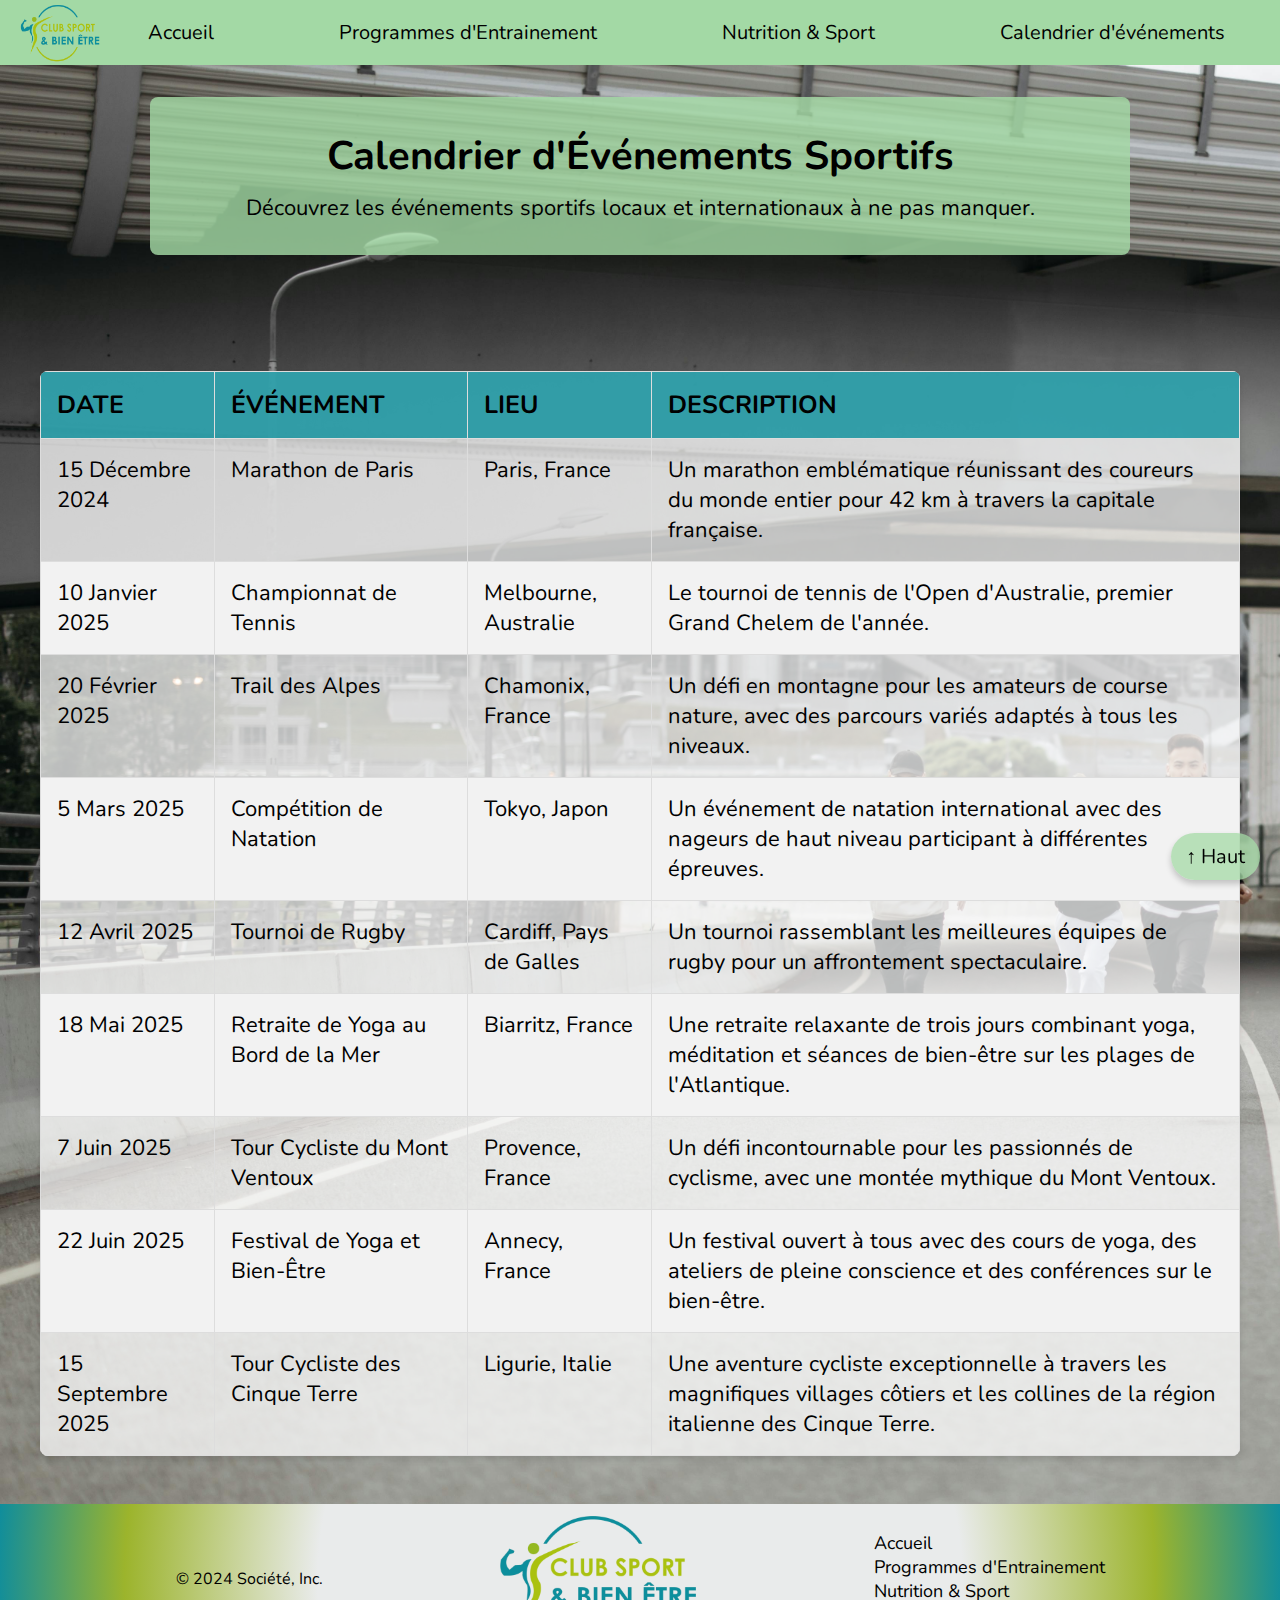
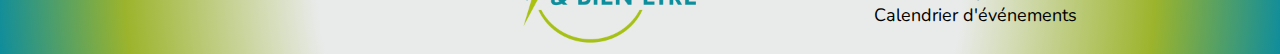
<file: calendrier-d'événements.html>
<!DOCTYPE html>
<html lang="en">
  <head>
    <link rel="preconnect" href="https://fonts.googleapis.com/" />
    <link rel="preconnect" href="https://fonts.gstatic.com/" crossorigin />
    <link
      href="https://fonts.googleapis.com/css2?family=Nunito:ital,wght@0,200..1000;1,200..1000&display=swap"
      rel="stylesheet"
    />
    <meta charset="UTF-8" />
    <meta name="viewport" content="width=device-width, initial-scale=1.0" />
    <link rel="stylesheet" href="calendrier-d'événements.css" />
    <link
      href="logo-club-sport-et-bien-etre.png"
      rel="shortcut icon"
      type="image/x-icon"
    />
    <title>Calendrier d'événement</title>
  </head>
  <body>
    <!-- Ancre en haut de la page -->
    <div id="top">top</div>

    <header>
      <div class="navbar">
        <img
          class="logo"
          src="logo-club-sport-et-bien-etre.png"
          alt="logo-club-sport-et-bien-etre"
        />

        <input type="checkbox" id="toggle-menu" class="toggle-menu" />
        <label for="toggle-menu" class="burger">
          <span class="bar"></span>
          <span class="bar"></span>
          <span class="bar"></span>
        </label>

        <div class="menu">
          <a href="index.html">Accueil</a>
          <a href="programmes-d'entrainement.html">Programmes d'Entrainement</a>
          <a href="nutrition-&-sport.html">Nutrition & Sport</a>
          <a href="calendrier-d'événements.html">Calendrier d'événements</a>
        </div>
      </div>
    </header>

    <header class="header">
      <h1>Calendrier d'Événements Sportifs</h1>

      <p>
        Découvrez les événements sportifs locaux et internationaux à ne pas
        manquer.
      </p>
    </header>

    <main class="container">
      <table class="event-table">
        <thead>
          <tr>
            <th>Date</th>

            <th>Événement</th>

            <th>Lieu</th>

            <th>Description</th>
          </tr>
        </thead>

        <tbody>
          <tr>
            <td>15 Décembre 2024</td>

            <td>Marathon de Paris</td>

            <td>Paris, France</td>

            <td>
              Un marathon emblématique réunissant des coureurs du monde entier
              pour 42 km à travers la capitale française.
            </td>
          </tr>

          <tr>
            <td>10 Janvier 2025</td>

            <td>Championnat de Tennis</td>

            <td>Melbourne, Australie</td>

            <td>
              Le tournoi de tennis de l'Open d'Australie, premier Grand Chelem
              de l'année.
            </td>
          </tr>

          <tr>
            <td>20 Février 2025</td>

            <td>Trail des Alpes</td>

            <td>Chamonix, France</td>

            <td>
              Un défi en montagne pour les amateurs de course nature, avec des
              parcours variés adaptés à tous les niveaux.
            </td>
          </tr>

          <tr>
            <td>5 Mars 2025</td>

            <td>Compétition de Natation</td>

            <td>Tokyo, Japon</td>

            <td>
              Un événement de natation international avec des nageurs de haut
              niveau participant à différentes épreuves.
            </td>
          </tr>

          <tr>
            <td>12 Avril 2025</td>

            <td>Tournoi de Rugby</td>

            <td>Cardiff, Pays de Galles</td>

            <td>
              Un tournoi rassemblant les meilleures équipes de rugby pour un
              affrontement spectaculaire.
            </td>
          </tr>

          <tr>
            <td>18 Mai 2025</td>

            <td>Retraite de Yoga au Bord de la Mer</td>

            <td>Biarritz, France</td>

            <td>
              Une retraite relaxante de trois jours combinant yoga, méditation
              et séances de bien-être sur les plages de l'Atlantique.
            </td>
          </tr>

          <tr>
            <td>7 Juin 2025</td>

            <td>Tour Cycliste du Mont Ventoux</td>

            <td>Provence, France</td>

            <td>
              Un défi incontournable pour les passionnés de cyclisme, avec une
              montée mythique du Mont Ventoux.
            </td>
          </tr>

          <tr>
            <td>22 Juin 2025</td>

            <td>Festival de Yoga et Bien-Être</td>

            <td>Annecy, France</td>

            <td>
              Un festival ouvert à tous avec des cours de yoga, des ateliers de
              pleine conscience et des conférences sur le bien-être.
            </td>
          </tr>

          <tr>
            <td>15 Septembre 2025</td>

            <td>Tour Cycliste des Cinque Terre</td>

            <td>Ligurie, Italie</td>

            <td>
              Une aventure cycliste exceptionnelle à travers les magnifiques
              villages côtiers et les collines de la région italienne des Cinque
              Terre.
            </td>
          </tr>
        </tbody>
      </table>
    </main>

    <footer id="footer">
      <div>
        <p>© 2024 Société, Inc.</p>
      </div>
      <img
        src="logo-club-sport-et-bien-etre.png"
        loading="lazy"
        alt="Club Sport & Bien Etre"
        class="image"
      />
      <div class="liensfooter">
        <a href="index.html">Accueil</a>

        <a href="programmes-d'entrainement.html">Programmes d'Entrainement</a>

        <a href="nutrition-&-sport.html">Nutrition & Sport</a>

        <a href="calendrier-d'événements.html">Calendrier d'événements</a>
      </div>
    </footer>

    <!-- Lien pour remonter en haut -->

    <a href="#top" class="back-to-top">↑ Haut</a>
  </body>
</html>
</file>
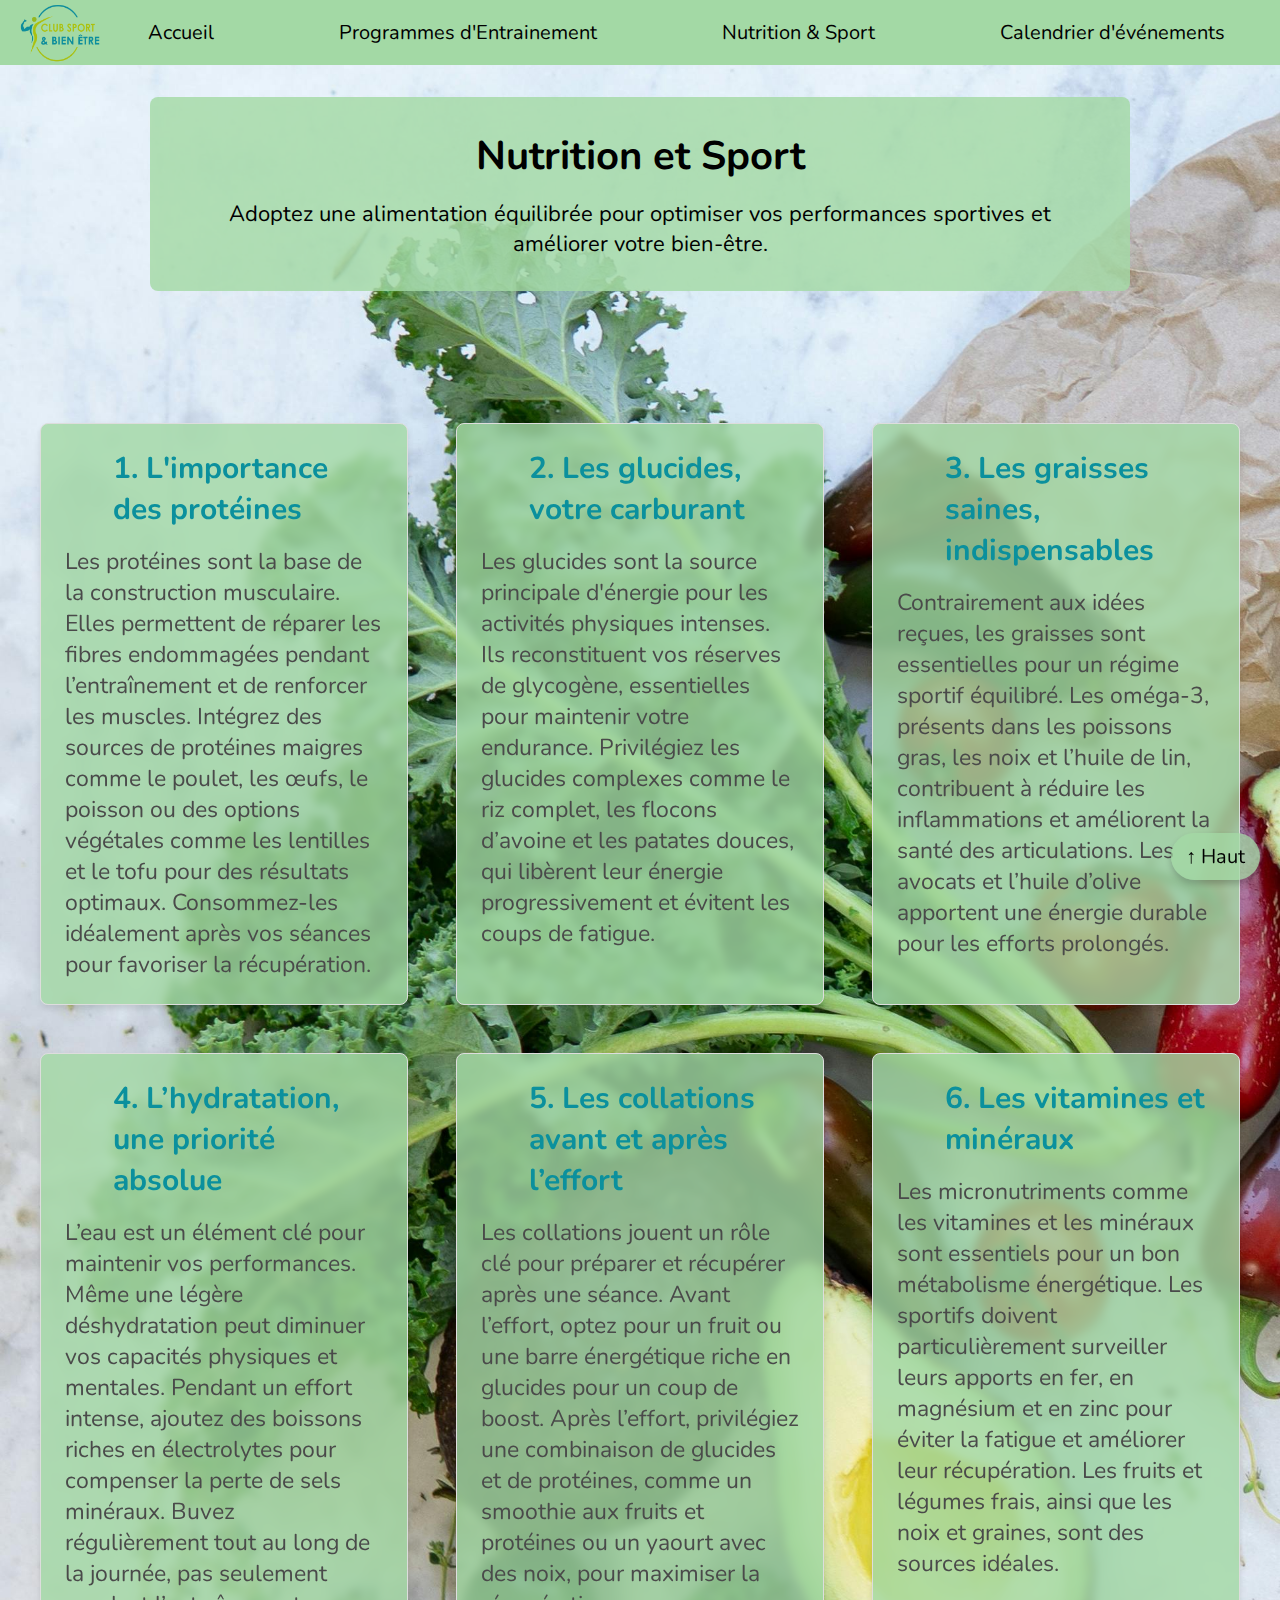
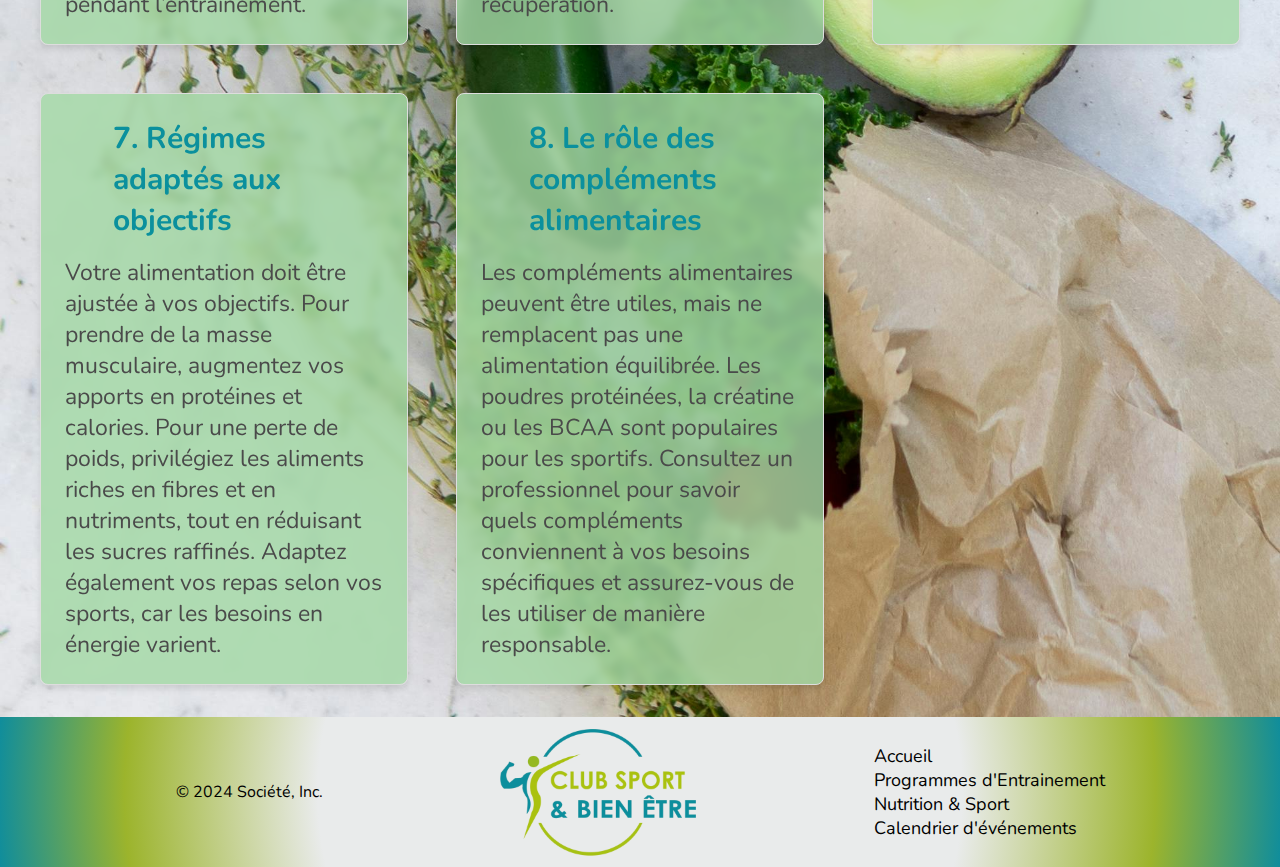
<file: nutrition-&-sport.html>
<!DOCTYPE html>
<html lang="en">
  <head>
    <link rel="preconnect" href="https://fonts.googleapis.com/" />
    <link rel="preconnect" href="https://fonts.gstatic.com/" crossorigin />
    <link
      href="https://fonts.googleapis.com/css2?family=Nunito:ital,wght@0,200..1000;1,200..1000&display=swap"
      rel="stylesheet"
    />
    <meta charset="UTF-8" />
    <meta name="viewport" content="width=device-width, initial-scale=1.0" />
    <link rel="stylesheet" href="nutrition-&-sport.css" />
    <link
      href="logo-club-sport-et-bien-etre.png"
      rel="shortcut icon"
      type="image/x-icon"
    />
    <title>Nutrition & Sport</title>
  </head>
  <body>
    <!-- Ancre en haut de la page -->
    <div id="top">top</div>

    <header>
      <div class="navbar">
        <img
          class="logo"
          src="logo-club-sport-et-bien-etre.png"
          alt="logo-club-sport-et-bien-etre"
        />

        <input type="checkbox" id="toggle-menu" class="toggle-menu" />
        <label for="toggle-menu" class="burger">
          <span class="bar"></span>
          <span class="bar"></span>
          <span class="bar"></span>
        </label>

        <div class="menu">
          <a href="index.html">Accueil</a>
          <a href="programmes-d'entrainement.html">Programmes d'Entrainement</a>
          <a href="nutrition-&-sport.html">Nutrition & Sport</a>
          <a href="calendrier-d'événements.html">Calendrier d'événements</a>
        </div>
      </div>
    </header>

    <header class="header">
      <h1>Nutrition et Sport</h1>

      <p>
        Adoptez une alimentation équilibrée pour optimiser vos performances
        sportives et améliorer votre bien-être.
      </p>
    </header>

    <main class="grid-container">
      <!-- Article 1 -->

      <article class="grid-item">
        <h2>1. L'importance des protéines</h2>

        <p>
          Les protéines sont la base de la construction musculaire. Elles
          permettent de réparer les fibres endommagées pendant l’entraînement et
          de renforcer les muscles. Intégrez des sources de protéines maigres
          comme le poulet, les œufs, le poisson ou des options végétales comme
          les lentilles et le tofu pour des résultats optimaux. Consommez-les
          idéalement après vos séances pour favoriser la récupération.
        </p>
      </article>

      <!-- Article 2 -->

      <article class="grid-item">
        <h2>2. Les glucides, votre carburant</h2>

        <p>
          Les glucides sont la source principale d'énergie pour les activités
          physiques intenses. Ils reconstituent vos réserves de glycogène,
          essentielles pour maintenir votre endurance. Privilégiez les glucides
          complexes comme le riz complet, les flocons d’avoine et les patates
          douces, qui libèrent leur énergie progressivement et évitent les coups
          de fatigue.
        </p>
      </article>

      <!-- Article 3 -->

      <article class="grid-item">
        <h2>3. Les graisses saines, indispensables</h2>

        <p>
          Contrairement aux idées reçues, les graisses sont essentielles pour un
          régime sportif équilibré. Les oméga-3, présents dans les poissons
          gras, les noix et l’huile de lin, contribuent à réduire les
          inflammations et améliorent la santé des articulations. Les avocats et
          l’huile d’olive apportent une énergie durable pour les efforts
          prolongés.
        </p>
      </article>

      <!-- Article 4 -->

      <article class="grid-item">
        <h2>4. L’hydratation, une priorité absolue</h2>

        <p>
          L’eau est un élément clé pour maintenir vos performances. Même une
          légère déshydratation peut diminuer vos capacités physiques et
          mentales. Pendant un effort intense, ajoutez des boissons riches en
          électrolytes pour compenser la perte de sels minéraux. Buvez
          régulièrement tout au long de la journée, pas seulement pendant
          l’entraînement.
        </p>
      </article>

      <!-- Article 5 -->

      <article class="grid-item">
        <h2>5. Les collations avant et après l’effort</h2>

        <p>
          Les collations jouent un rôle clé pour préparer et récupérer après une
          séance. Avant l’effort, optez pour un fruit ou une barre énergétique
          riche en glucides pour un coup de boost. Après l’effort, privilégiez
          une combinaison de glucides et de protéines, comme un smoothie aux
          fruits et protéines ou un yaourt avec des noix, pour maximiser la
          récupération.
        </p>
      </article>

      <!-- Article 6 -->

      <article class="grid-item">
        <h2>6. Les vitamines et minéraux</h2>

        <p>
          Les micronutriments comme les vitamines et les minéraux sont
          essentiels pour un bon métabolisme énergétique. Les sportifs doivent
          particulièrement surveiller leurs apports en fer, en magnésium et en
          zinc pour éviter la fatigue et améliorer leur récupération. Les fruits
          et légumes frais, ainsi que les noix et graines, sont des sources
          idéales.
        </p>
      </article>

      <!-- Article 7 -->

      <article class="grid-item">
        <h2>7. Régimes adaptés aux objectifs</h2>

        <p>
          Votre alimentation doit être ajustée à vos objectifs. Pour prendre de
          la masse musculaire, augmentez vos apports en protéines et calories.
          Pour une perte de poids, privilégiez les aliments riches en fibres et
          en nutriments, tout en réduisant les sucres raffinés. Adaptez
          également vos repas selon vos sports, car les besoins en énergie
          varient.
        </p>
      </article>

      <!-- Article 8 -->

      <article class="grid-item">
        <h2>8. Le rôle des compléments alimentaires</h2>

        <p>
          Les compléments alimentaires peuvent être utiles, mais ne remplacent
          pas une alimentation équilibrée. Les poudres protéinées, la créatine
          ou les BCAA sont populaires pour les sportifs. Consultez un
          professionnel pour savoir quels compléments conviennent à vos besoins
          spécifiques et assurez-vous de les utiliser de manière responsable.
        </p>
      </article>
    </main>

    <footer id="footer">
      <div>
        <p>© 2024 Société, Inc.</p>
      </div>
      <img
        src="logo-club-sport-et-bien-etre.png"
        loading="lazy"
        alt="Club Sport & Bien Etre"
        class="image"
      />
      <div class="liensfooter">
        <a href="index.html">Accueil</a>

        <a href="programmes-d'entrainement.html">Programmes d'Entrainement</a>

        <a href="nutrition-&-sport.html">Nutrition & Sport</a>

        <a href="calendrier-d'événements.html">Calendrier d'événements</a>
      </div>
    </footer>

    <!-- Lien pour remonter en haut -->

    <a href="#top" class="back-to-top">↑ Haut</a>
  </body>
</html>
</file>
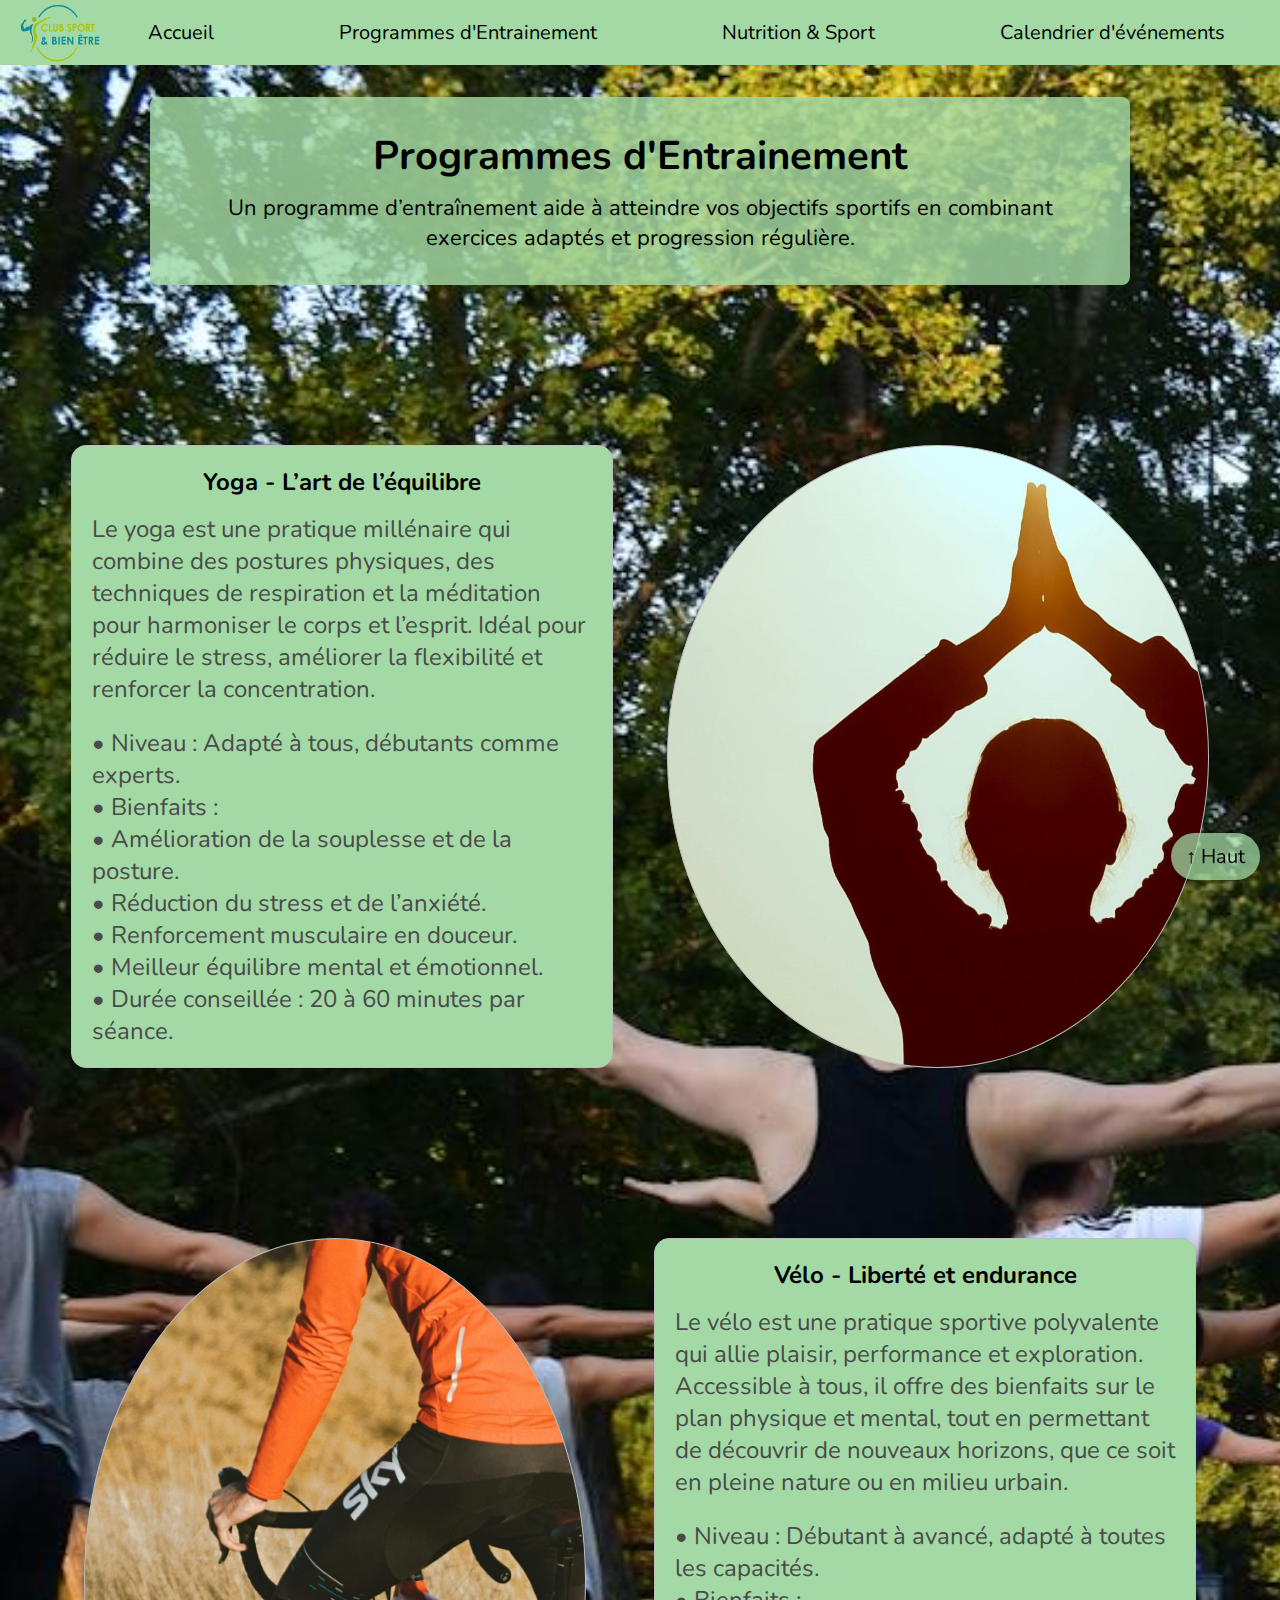
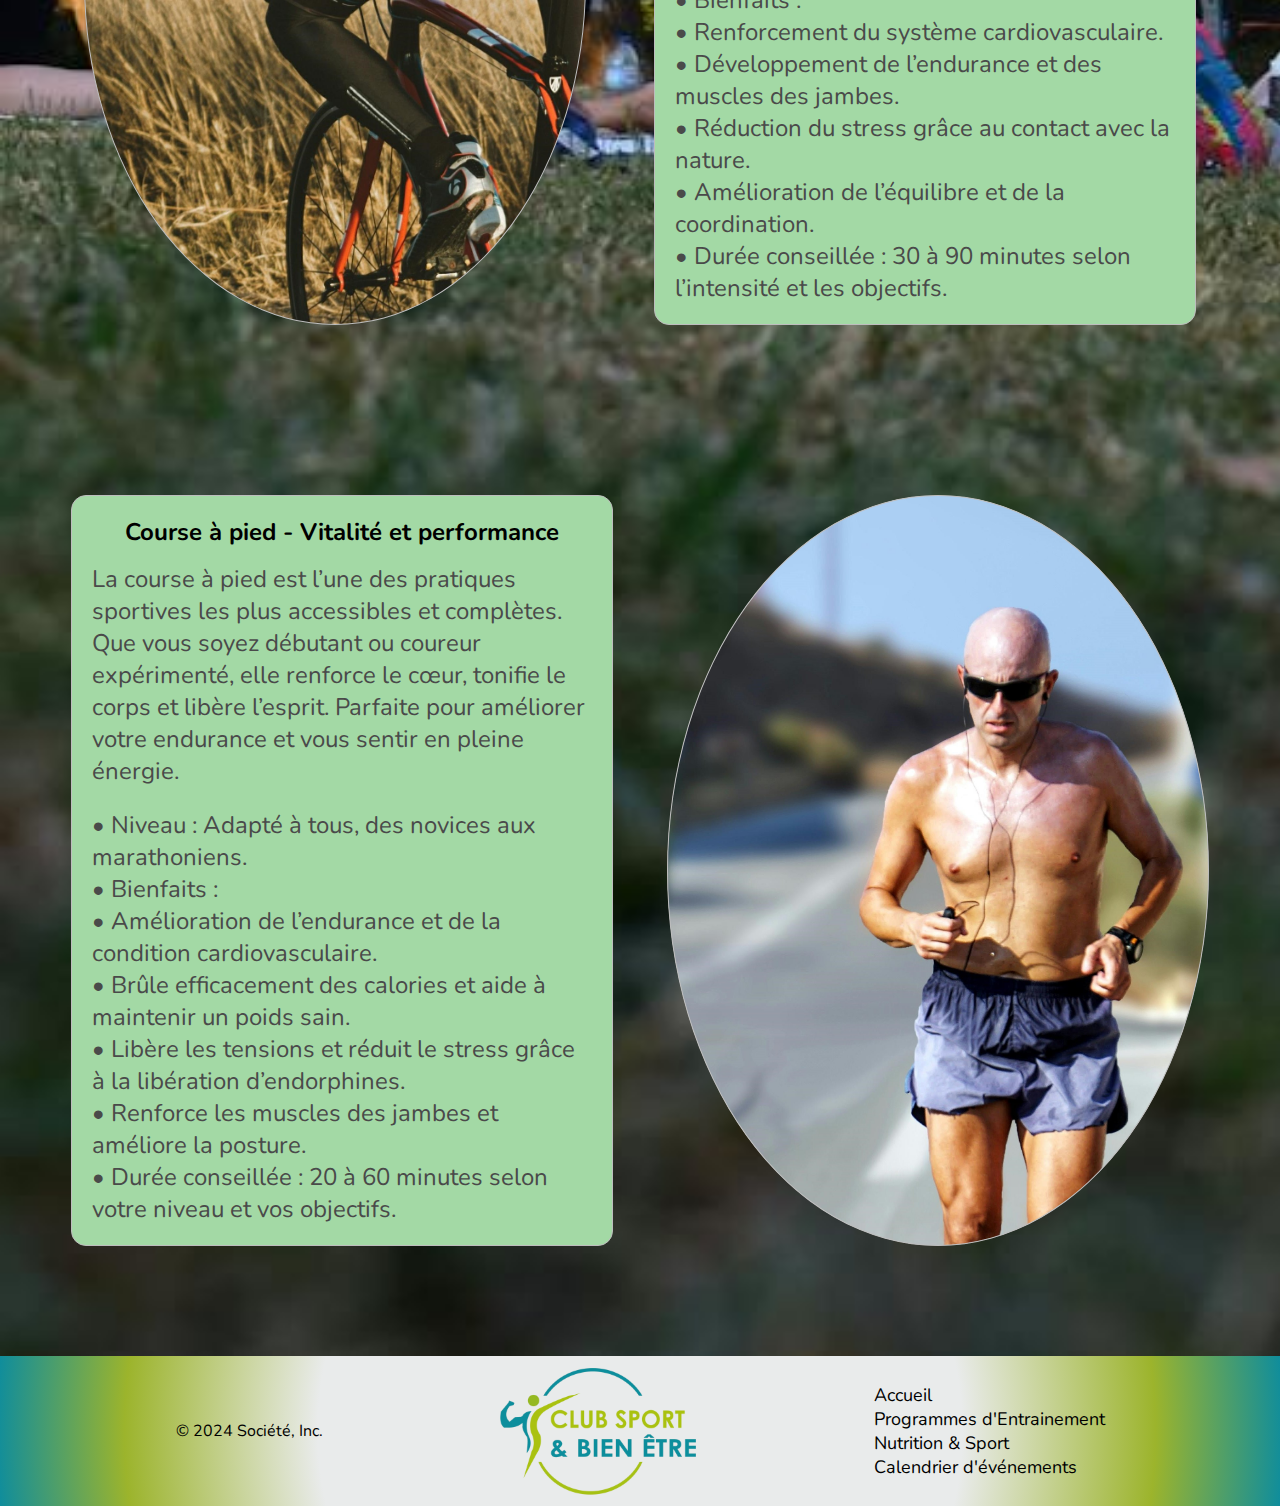
<file: programmes-d'entrainement.html>
<!DOCTYPE html>
<html lang="en">
  <head>
    <link rel="preconnect" href="https://fonts.googleapis.com/" />
    <link rel="preconnect" href="https://fonts.gstatic.com/" crossorigin />
    <link
      href="https://fonts.googleapis.com/css2?family=Nunito:ital,wght@0,200..1000;1,200..1000&display=swap"
      rel="stylesheet"
    />
    <meta charset="UTF-8" />
    <meta name="viewport" content="width=device-width, initial-scale=1.0" />
    <link rel="stylesheet" href="programmes-d'entrainement.css" />
    <link
      href="logo-club-sport-et-bien-etre.png"
      rel="shortcut icon"
      type="image/x-icon"
    />
    <title>Programmes d'Entrainement</title>
  </head>
  <body>
    <!-- Ancre en haut de la page -->
    <div id="top">top</div>

    <header>
      <div class="navbar">
        <img
          class="logo"
          src="logo-club-sport-et-bien-etre.png"
          alt="logo-club-sport-et-bien-etre"
        />

        <input type="checkbox" id="toggle-menu" class="toggle-menu" />
        <label for="toggle-menu" class="burger">
          <span class="bar"></span>
          <span class="bar"></span>
          <span class="bar"></span>
        </label>

        <div class="menu">
          <a href="index.html">Accueil</a>
          <a href="programmes-d'entrainement.html">Programmes d'Entrainement</a>
          <a href="nutrition-&-sport.html">Nutrition & Sport</a>
          <a href="calendrier-d'événements.html">Calendrier d'événements</a>
        </div>
      </div>
    </header>

    <header class="header">
      <h1>Programmes d'Entrainement</h1>

      <p>
        Un programme d’entraînement aide à atteindre vos objectifs sportifs en
        combinant exercices adaptés et progression régulière.
      </p>
    </header>

    <div class="container-main">
      <div class="container-menu">
        <div class="menu">
          <h4>Yoga - L’art de l’équilibre</h4>
          <p>
            Le yoga est une pratique millénaire qui combine des postures
            physiques, des techniques de respiration et la méditation pour
            harmoniser le corps et l’esprit. Idéal pour réduire le stress,
            améliorer la flexibilité et renforcer la concentration.
          </p>
          <br />
          <p>
            • Niveau : Adapté à tous, débutants comme experts.
            <br />
            • Bienfaits :
            <br />
            • Amélioration de la souplesse et de la posture.
            <br />
            • Réduction du stress et de l’anxiété.
            <br />
            • Renforcement musculaire en douceur.
            <br />
            • Meilleur équilibre mental et émotionnel.
            <br />
            • Durée conseillée : 20 à 60 minutes par séance.
          </p>
        </div>
        <div class="menu2"></div>
      </div>
    </div>

    <div class="container-main">
      <div class="container-menu2">
        <div class="menu"></div>
        <div class="menu2">
          <h4>Vélo - Liberté et endurance</h4>
          <p>
            Le vélo est une pratique sportive polyvalente qui allie plaisir,
            performance et exploration. Accessible à tous, il offre des
            bienfaits sur le plan physique et mental, tout en permettant de
            découvrir de nouveaux horizons, que ce soit en pleine nature ou en
            milieu urbain.
          </p>
          <br />
          <p>
            • Niveau : Débutant à avancé, adapté à toutes les capacités.
            <br />
            • Bienfaits :
            <br />
            • Renforcement du système cardiovasculaire.
            <br />
            • Développement de l’endurance et des muscles des jambes.
            <br />
            • Réduction du stress grâce au contact avec la nature.
            <br />
            • Amélioration de l’équilibre et de la coordination.
            <br />
            • Durée conseillée : 30 à 90 minutes selon l’intensité et les
            objectifs.
          </p>
        </div>
      </div>
    </div>

    <div class="container-main">
      <div class="container-menu3">
        <div class="menu">
          <h4>Course à pied - Vitalité et performance</h4>
          <p>
            La course à pied est l’une des pratiques sportives les plus
            accessibles et complètes. Que vous soyez débutant ou coureur
            expérimenté, elle renforce le cœur, tonifie le corps et libère
            l’esprit. Parfaite pour améliorer votre endurance et vous sentir en
            pleine énergie.
          </p>
          <br />
          <p>
            • Niveau : Adapté à tous, des novices aux marathoniens.
            <br />
            • Bienfaits :
            <br />
            • Amélioration de l’endurance et de la condition cardiovasculaire.
            <br />
            • Brûle efficacement des calories et aide à maintenir un poids sain.
            <br />
            • Libère les tensions et réduit le stress grâce à la libération
            d’endorphines.
            <br />
            • Renforce les muscles des jambes et améliore la posture.
            <br />
            • Durée conseillée : 20 à 60 minutes selon votre niveau et vos
            objectifs.
          </p>
        </div>
        <div class="menu2"></div>
      </div>
    </div>

    <div class="container">
      <div class="card">
        <img src="pexels-prasanthinturi-1051838.jpg" alt="Image 1" />
        <div class="content">
          <h3 class="title">Yoga - L’art de l’équilibre</h3>
          <p class="description">
            Le yoga est une pratique millénaire qui combine des postures
            physiques, des techniques de respiration et la méditation pour
            harmoniser le corps et l’esprit. Idéal pour réduire le stress,
            améliorer la flexibilité et renforcer la concentration.
          </p>
          <br />
          <p class="description-détaillée">
            • Niveau : Adapté à tous, débutants comme experts.
            <br />
            • Bienfaits :
            <br />
            • Amélioration de la souplesse et de la posture.
            <br />
            • Réduction du stress et de l’anxiété.
            <br />
            • Renforcement musculaire en douceur.
            <br />
            • Meilleur équilibre mental et émotionnel.
            <br />
            • Durée conseillée : 20 à 60 minutes par séance.
          </p>
        </div>
      </div>
      <div class="card">
        <img src="pexels-leonardo-vazquez-1427877-2807963.jpg" alt="Image 2" />
        <div class="content">
          <h3 class="title">Vélo - Liberté et endurance</h3>
          <p class="description">
            Le vélo est une pratique sportive polyvalente qui allie plaisir,
            performance et exploration. Accessible à tous, il offre des
            bienfaits sur le plan physique et mental, tout en permettant de
            découvrir de nouveaux horizons, que ce soit en pleine nature ou en
            milieu urbain.
          </p>
          <br />
          <p class="description-détaillée">
            • Niveau : Débutant à avancé, adapté à toutes les capacités.
            <br />
            • Bienfaits :
            <br />
            • Renforcement du système cardiovasculaire.
            <br />
            • Développement de l’endurance et des muscles des jambes.
            <br />
            • Réduction du stress grâce au contact avec la nature.
            <br />
            • Amélioration de l’équilibre et de la coordination.
            <br />
            • Durée conseillée : 30 à 90 minutes selon l’intensité et les
            objectifs.
          </p>
        </div>
      </div>
      <div class="card">
        <img src="pexels-mvdheuvel-2284163.jpg" alt="Image 3" />
        <div class="content">
          <h3 class="title">Course à pied - Vitalité et performance</h3>
          <p class="description">
            La course à pied est l’une des pratiques sportives les plus
            accessibles et complètes. Que vous soyez débutant ou coureur
            expérimenté, elle renforce le cœur, tonifie le corps et libère
            l’esprit. Parfaite pour améliorer votre endurance et vous sentir en
            pleine énergie.
          </p>
          <br />
          <p class="description-détaillée">
            • Niveau : Adapté à tous, des novices aux marathoniens.
            <br />
            • Bienfaits :
            <br />
            • Amélioration de l’endurance et de la condition cardiovasculaire.
            <br />
            • Brûle efficacement des calories et aide à maintenir un poids sain.
            <br />
            • Libère les tensions et réduit le stress grâce à la libération
            d’endorphines.
            <br />
            • Renforce les muscles des jambes et améliore la posture.
            <br />
            • Durée conseillée : 20 à 60 minutes selon votre niveau et vos
            objectifs.
          </p>
        </div>
      </div>
    </div>

    <footer id="footer">
      <div>
        <p>© 2024 Société, Inc.</p>
      </div>
      <img
        src="logo-club-sport-et-bien-etre.png"
        loading="lazy"
        alt="Club Sport & Bien Etre"
        class="image"
      />
      <div class="liensfooter">
        <a href="index.html">Accueil</a>

        <a href="programmes-d'entrainement.html">Programmes d'Entrainement</a>

        <a href="nutrition-&-sport.html">Nutrition & Sport</a>

        <a href="calendrier-d'événements.html">Calendrier d'événements</a>
      </div>
    </footer>
    <!-- Lien pour remonter en haut -->

    <a href="#top" class="back-to-top">↑ Haut</a>
  </body>
</html>
</file>
<file: nutrition-&-sport.css>
* {
  margin: 0;
  padding: 0;
  color: black;
  text-decoration: none;
  font-family: "Nunito", sans-serif;
}

body {
  background-image: url(pexels-elletakesphotos-1660027.jpg);
  background-size: cover;
}
/* ---------------------Navbar---------------------- */
.navbar {
  background-color: #bedfbfde;
  font-size: 20px;
  height: 65px;
  width: 100%;
  display: flex;
  align-items: center;
  justify-content: space-between;
  position: fixed;
  top: 0;
  transition: background-color, 0.2s;
  z-index: 1000;
  padding: 0 20px;
}

.navbar:hover {
  background-color: #a3d9a5;
}

.navbar a {
  list-style-type: none;
  color: #000000;
  transition: font-size 0.2s;
  margin-right: 25px;
  justify-content: space-between;
}
.navbar a:hover {
  color: #0b909d;
  font-size: 23px;
}
.logo {
  height: 60px;
  width: 80px;
}

/* Menu Burger - Positionnement */
.toggle-menu {
  display: none; /* Cacher le checkbox par défaut */
}

.burger {
  display: none; /* Cacher le burger par défaut */
  cursor: pointer;
  flex-direction: column;
  justify-content: space-between;
  width: 30px;
  height: 25px;
}

.bar {
  background-color: black;
  height: 4px;
  width: 100%;
}

/* Menu en mode mobile */
.menu {
  display: flex;
  justify-content: space-evenly;
  gap: 100px;
  align-items: center;
  margin-right: 50px;
}

@media (max-width: 768px) {
  .menu {
    display: none; /* Cacher le menu par défaut */
    flex-direction: column;
    width: 100%;
    background-color: #bedfbfde;
    position: absolute;
    top: 65px;
    right: 0;
    padding: 10px 20px;
    margin-right: 0;
  }

  .menu a {
    font-size: 18px;
    margin: 10px 0;
  }

  /* Afficher le burger en mode mobile */
  .burger {
    display: flex;
    margin-right: 50px;
  }

  /* Lorsque le checkbox est coché, afficher le menu */
  .toggle-menu:checked + .burger + .menu {
    display: flex;
  }
}
/* -------------------contenu---------------------- */

.header {
  margin: 75px 150px 100px 150px;
  border-radius: 8px;
  text-align: center;
  padding: 2rem;
  opacity: 1;
  background-color: #a3d9a5d1;
  color: #fff;
}

.header h1 {
  margin: 0;
  font-size: 2.5rem;
}

.header p {
  margin-top: 1rem;
  font-size: 22px;
}

/* Grid Container */

.grid-container {
  display: grid;
  grid-template-columns: repeat(auto-fit, minmax(300px, 1fr));
  gap: 3rem;
  padding: 2rem;
  max-width: 1200px;
  margin: 0 auto;
}

/* Grid Items */

.grid-item {
  background-color: #a3d9a5cf;
  backdrop-filter: blur(4px);
  border: 1px solid #ddd;
  border-radius: 8px;
  padding: 1.5rem;
  box-shadow: 0 4px 6px rgba(0, 0, 0, 0.1);
}

.grid-item:hover {
  background-color: #a3d9a5;
}

.grid-item h2 {
  font-size: 30px;
  margin-top: 0;
  color: #0b909d;
  margin-left: 15%;
}

.grid-item p {
  margin: 1rem 0 0;
  font-size: 23px;
  color: #4a4a4a;
}

/* -------------------Footer------------------------ */
footer {
  display: flex;
  align-items: center;
  justify-content: space-evenly;
  height: 150px;
  width: 100%;
  position: relative;
  bottom: 0;
  background-image: radial-gradient(
    circle,
    rgb(233, 235, 235) 0%,
    rgb(233, 235, 235) 50%,
    #9cb42c 80%,
    #0f8d9c 100%
  );
}

@media (max-width: 768px) {
  .liensfooter {
    display: none;
  }
}

hr {
  border: 1px solid black;
}

.liensfooter a {
  text-decoration: none;
  color: rgb(0, 0, 0);
  display: block;
  position: relative;
  font-size: large;
}

.liensfooter a:hover {
  color: #0b909d;
  background-size: 200px;
}

footer img {
  width: 200px;
  height: auto;
}
/* Style pour le lien-bouton */

.back-to-top {
  position: fixed;
  z-index: 1000;
  bottom: 20px;
  right: 20px;
  background-color: #a3d9a5bd;
  color: black;
  padding: 10px 15px;
  border-radius: 30px;
  text-decoration: none;
  font-size: 20px;
  box-shadow: 0 4px 6px rgba(0, 0, 0, 0.2);
  transition: background-color 0.3s ease, transform 0.3s ease;
}

.back-to-top:hover {
  background-color: #0f8d9c;
  transform: scale(1.1);
}

html {
  scroll-behavior: smooth;
}

#top {
  color: transparent;
}
</file>
